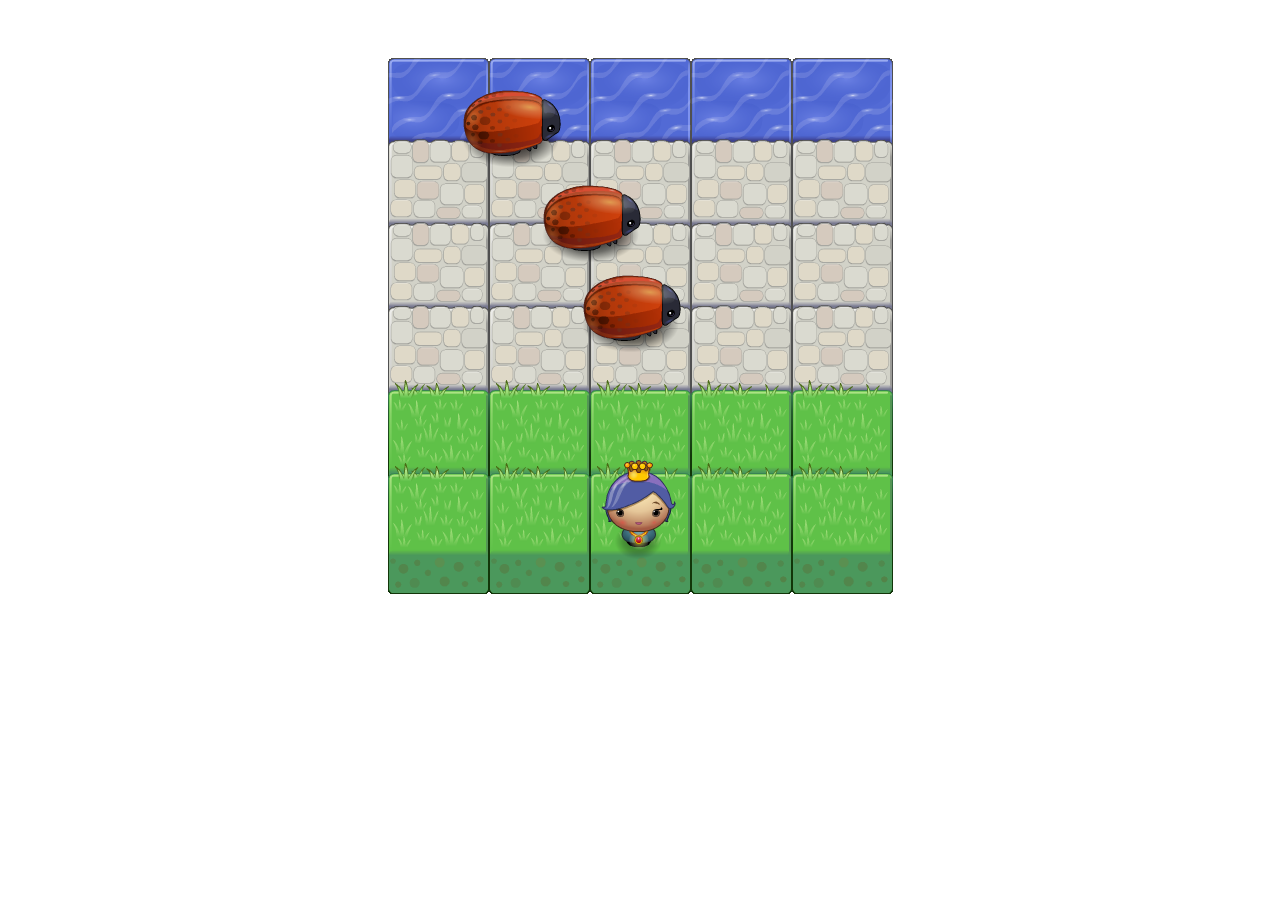
<file: P5/319154_mz42h/MyGameProject/index.html>
<!DOCTYPE html>
<html>
<head>
    <meta charset="UTF-8">
    <title>Effective JavaScript: Frogger</title>
    <link rel="stylesheet" href="css/style.css">
</head>
<body>
    <script src="js/resources.js"></script>
    <script src="js/app.js"></script>
    <script src="js/engine.js"></script>
</body>
</html>
</file>
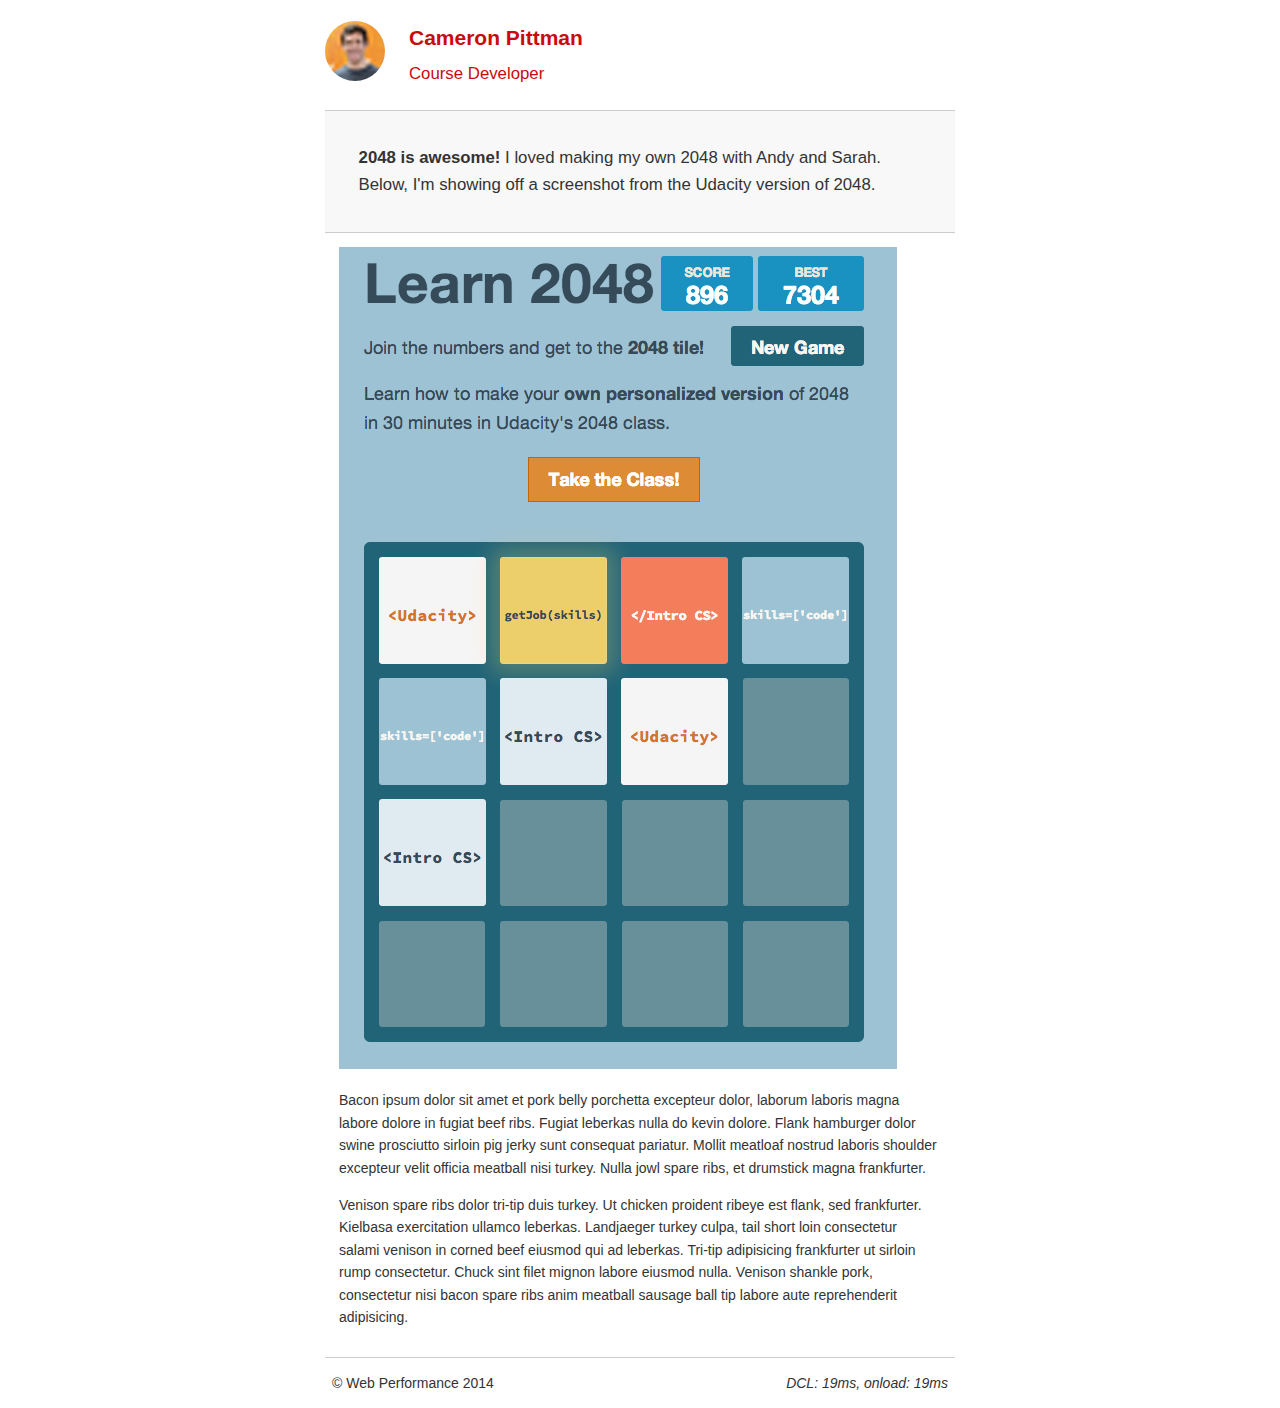
<file: P6/285070_w761t/frontend-nanodegree-mobile-portfolio-master/project-2048.html>
<!DOCTYPE html>
<html lang="en">
  <head>
    <meta charset="utf-8">
    <meta name="viewport" content="width=device-width, initial-scale=1">
    <meta name="description" content=" FILL ME IN ">
    <meta name="author" content=" FILL ME IN ">
    <title>Cameron Pittman: Portfolio</title>

    <!-- Hmm, what is the impact of web fonts on speed? Measure it... -->
    <!-- <link href="//fonts.googleapis.com/css?family=Open+Sans:400,700" rel="stylesheet"> -->

    <link href="css/style.css" rel="stylesheet">
    <link href="css/print.css" rel="stylesheet">

    <script>
      (function(w,g){w['GoogleAnalyticsObject']=g;
      w[g]=w[g]||function(){(w[g].q=w[g].q||[]).push(arguments)};w[g].l=1*new Date();})(window,'ga');

      // Optional TODO: replace with your Google Analytics profile ID.
      ga('create', 'UA-XXXX-Y');
      ga('send', 'pageview');
    </script>
    <script src="//www.google-analytics.com/analytics.js"></script>
    <script src="js/perfmatters.js"></script>
  </head>

  <body>
    <header>
      <a href="/"><img src="img/profilepic.jpg"></a>
      <p>Cameron Pittman<br><span>Course Developer</span></p>
    </header>

    <div class="container">
      <div class="hero">
        <strong>2048 is awesome!</strong> I loved making my own 2048 with Andy and Sarah. Below, I'm showing off a screenshot from the Udacity version of 2048.
      </div>

      <div class="content">

        <img class="img-responsive" src="img/2048.png">

        <p>Bacon ipsum dolor sit amet et pork belly porchetta excepteur dolor, laborum laboris magna labore dolore in fugiat beef ribs. Fugiat leberkas nulla do kevin dolore. Flank hamburger dolor swine prosciutto sirloin pig jerky sunt consequat pariatur. Mollit meatloaf nostrud laboris shoulder excepteur velit officia meatball nisi turkey. Nulla jowl spare ribs, et drumstick magna frankfurter.</p>

        <p>Venison spare ribs dolor tri-tip duis turkey. Ut chicken proident ribeye est flank, sed frankfurter. Kielbasa exercitation ullamco leberkas. Landjaeger turkey culpa, tail short loin consectetur salami venison in corned beef eiusmod qui ad leberkas. Tri-tip adipisicing frankfurter ut sirloin rump consectetur. Chuck sint filet mignon labore eiusmod nulla. Venison shankle pork, consectetur nisi bacon spare ribs anim meatball sausage ball tip labore aute reprehenderit adipisicing.</p>

    </div>

    <footer>
      <p>&copy; Web Performance 2014 <span id="crp-stats"></span></p>
    </footer>
  </body>
</html>
</file>
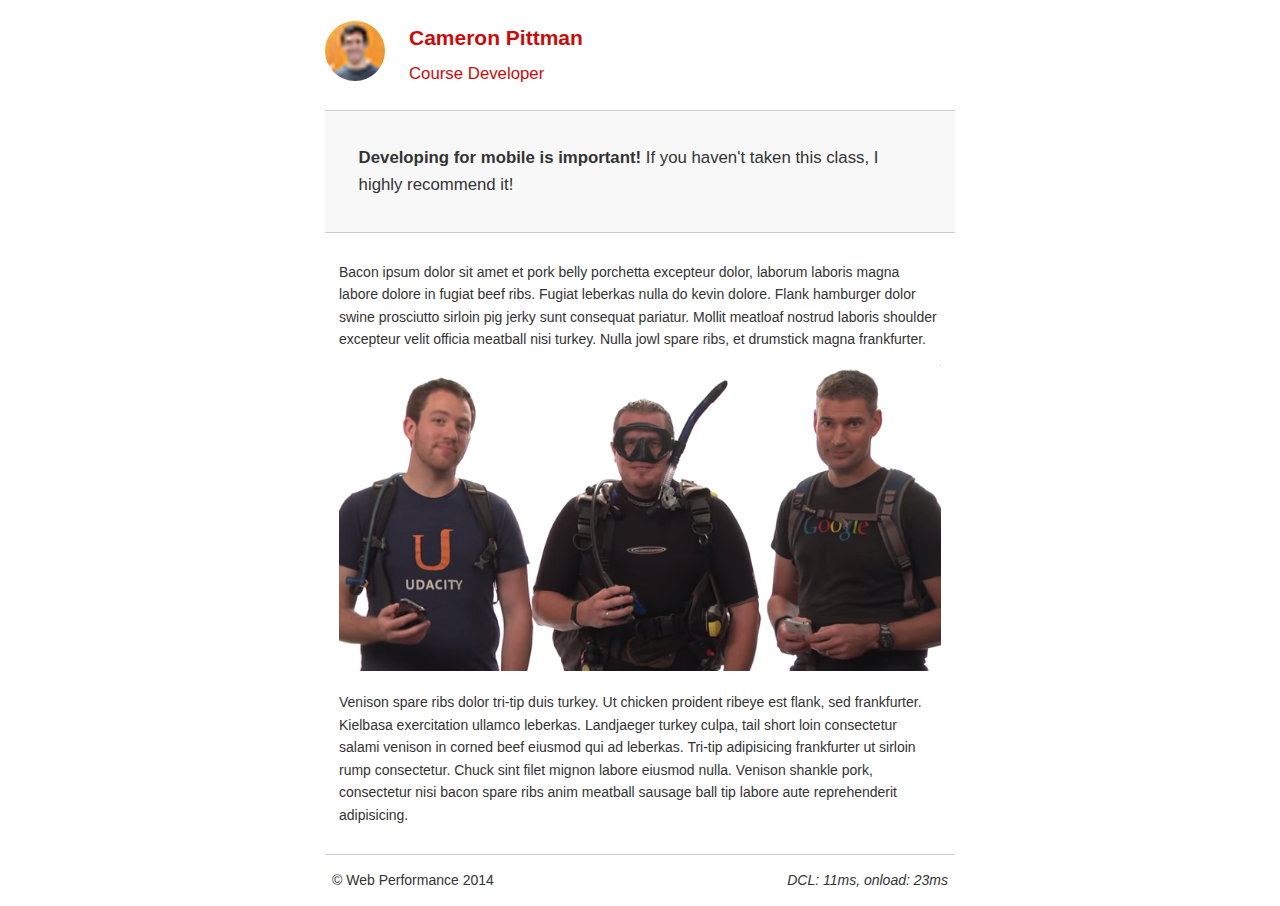
<file: P6/285070_w761t/frontend-nanodegree-mobile-portfolio-master/project-mobile.html>
<!DOCTYPE html>
<html lang="en">
  <head>
    <meta charset="utf-8">
    <meta name="viewport" content="width=device-width, initial-scale=1">
    <meta name="description" content=" FILL ME IN ">
    <meta name="author" content=" FILL ME IN ">
    <title>Cameron Pitman: Portfolio</title>

    <!-- Hmm, what is the impact of web fonts on speed? Measure it... -->
    <!-- <link href="//fonts.googleapis.com/css?family=Open+Sans:400,700" rel="stylesheet"> -->

    <link href="css/style.css" rel="stylesheet">
    <link href="css/print.css" rel="stylesheet">

    <script>
      (function(w,g){w['GoogleAnalyticsObject']=g;
      w[g]=w[g]||function(){(w[g].q=w[g].q||[]).push(arguments)};w[g].l=1*new Date();})(window,'ga');

      // Optional TODO: replace with your Google Analytics profile ID.
      ga('create', 'UA-XXXX-Y');
      ga('send', 'pageview');
    </script>
    <script src="http://www.google-analytics.com/analytics.js"></script>
    <script async src="js/perfmatters.js"></script>
  </head>

  <body>
    <header>
      <a href="/"><img src="img/profilepic.jpg"></a>
      <p>Cameron Pittman<br><span>Course Developer</span></p>
    </header>

    <div class="container">
      <div class="hero">
        <strong>Developing for mobile is important!</strong> If you haven't taken this class, I highly recommend it!
      </div>

      <div class="content">

        <p>Bacon ipsum dolor sit amet et pork belly porchetta excepteur dolor, laborum laboris magna labore dolore in fugiat beef ribs. Fugiat leberkas nulla do kevin dolore. Flank hamburger dolor swine prosciutto sirloin pig jerky sunt consequat pariatur. Mollit meatloaf nostrud laboris shoulder excepteur velit officia meatball nisi turkey. Nulla jowl spare ribs, et drumstick magna frankfurter.</p>

        <img src="img/mobilewebdev.jpg">

        <p>Venison spare ribs dolor tri-tip duis turkey. Ut chicken proident ribeye est flank, sed frankfurter. Kielbasa exercitation ullamco leberkas. Landjaeger turkey culpa, tail short loin consectetur salami venison in corned beef eiusmod qui ad leberkas. Tri-tip adipisicing frankfurter ut sirloin rump consectetur. Chuck sint filet mignon labore eiusmod nulla. Venison shankle pork, consectetur nisi bacon spare ribs anim meatball sausage ball tip labore aute reprehenderit adipisicing.</p>

    </div>

    <footer>
      <p>&copy; Web Performance 2014 <span id="crp-stats"></span></p>
    </footer>
  </body>
</html>
</file>
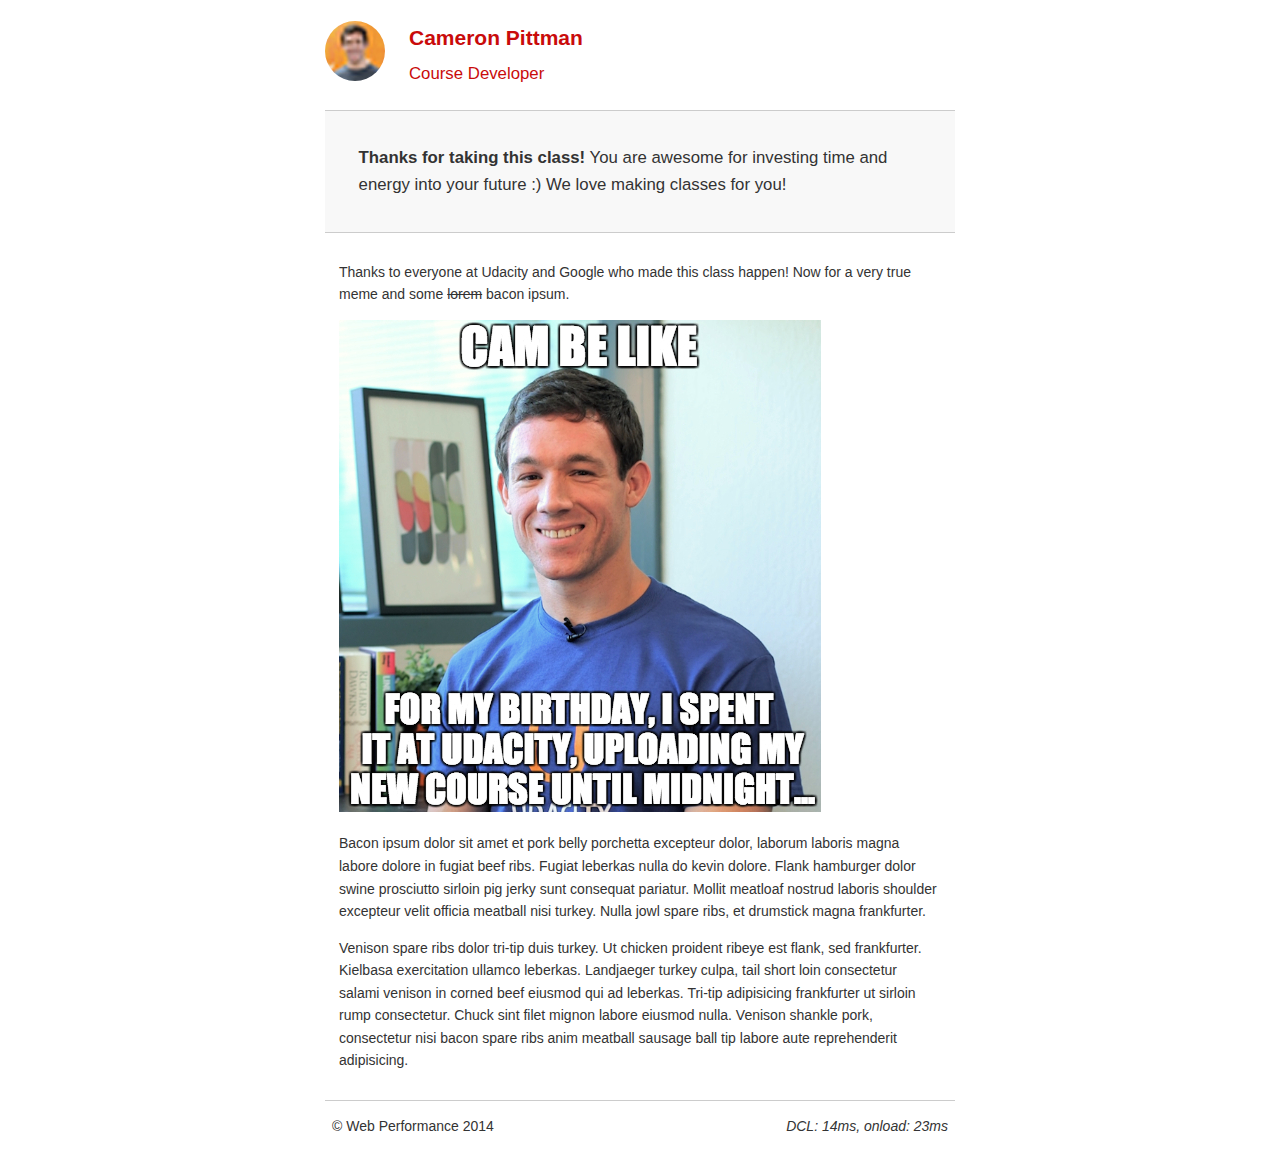
<file: P6/285070_w761t/frontend-nanodegree-mobile-portfolio-master/project-webperf.html>
<!DOCTYPE html>
<html lang="en">
  <head>
    <meta charset="utf-8">
    <meta name="viewport" content="width=device-width, initial-scale=1">
    <meta name="description" content=" FILL ME IN ">
    <meta name="author" content=" FILL ME IN ">
    <title>Cameron Pittman: Portfolio</title>

    <!-- Hmm, what is the impact of web fonts on speed? Measure it... -->
    <!-- <link href="//fonts.googleapis.com/css?family=Open+Sans:400,700" rel="stylesheet"> -->

    <link href="css/style.css" rel="stylesheet">
    <link href="css/print.css" rel="stylesheet">

    <script>
      (function(w,g){w['GoogleAnalyticsObject']=g;
      w[g]=w[g]||function(){(w[g].q=w[g].q||[]).push(arguments)};w[g].l=1*new Date();})(window,'ga');

      // Optional TODO: replace with your Google Analytics profile ID.
      ga('create', 'UA-XXXX-Y');
      ga('send', 'pageview');
    </script>
    <script src="http://www.google-analytics.com/analytics.js"></script>
    <script async src="js/perfmatters.js"></script>
  </head>

  <body>
    <header>
      <a href="/"><img src="img/profilepic.jpg"></a>
      <p>Cameron Pittman<br><span>Course Developer</span></p>
    </header>

    <div class="container">
      <div class="hero">
        <strong>Thanks for taking this class!</strong> You are awesome for investing time and energy into your future :) We love making classes for you!
      </div>

      <div class="content">

        <p>Thanks to everyone at Udacity and Google who made this class happen! Now for a very true meme and some <strike>lorem</strike> bacon ipsum.</p>

        <img src="img/cam_be_like.jpg">

        <p>Bacon ipsum dolor sit amet et pork belly porchetta excepteur dolor, laborum laboris magna labore dolore in fugiat beef ribs. Fugiat leberkas nulla do kevin dolore. Flank hamburger dolor swine prosciutto sirloin pig jerky sunt consequat pariatur. Mollit meatloaf nostrud laboris shoulder excepteur velit officia meatball nisi turkey. Nulla jowl spare ribs, et drumstick magna frankfurter.</p>

        <p>Venison spare ribs dolor tri-tip duis turkey. Ut chicken proident ribeye est flank, sed frankfurter. Kielbasa exercitation ullamco leberkas. Landjaeger turkey culpa, tail short loin consectetur salami venison in corned beef eiusmod qui ad leberkas. Tri-tip adipisicing frankfurter ut sirloin rump consectetur. Chuck sint filet mignon labore eiusmod nulla. Venison shankle pork, consectetur nisi bacon spare ribs anim meatball sausage ball tip labore aute reprehenderit adipisicing.</p>

    </div>

    <footer>
      <p>&copy; Web Performance 2014 <span id="crp-stats"></span></p>
    </footer>
  </body>
</html>
</file>
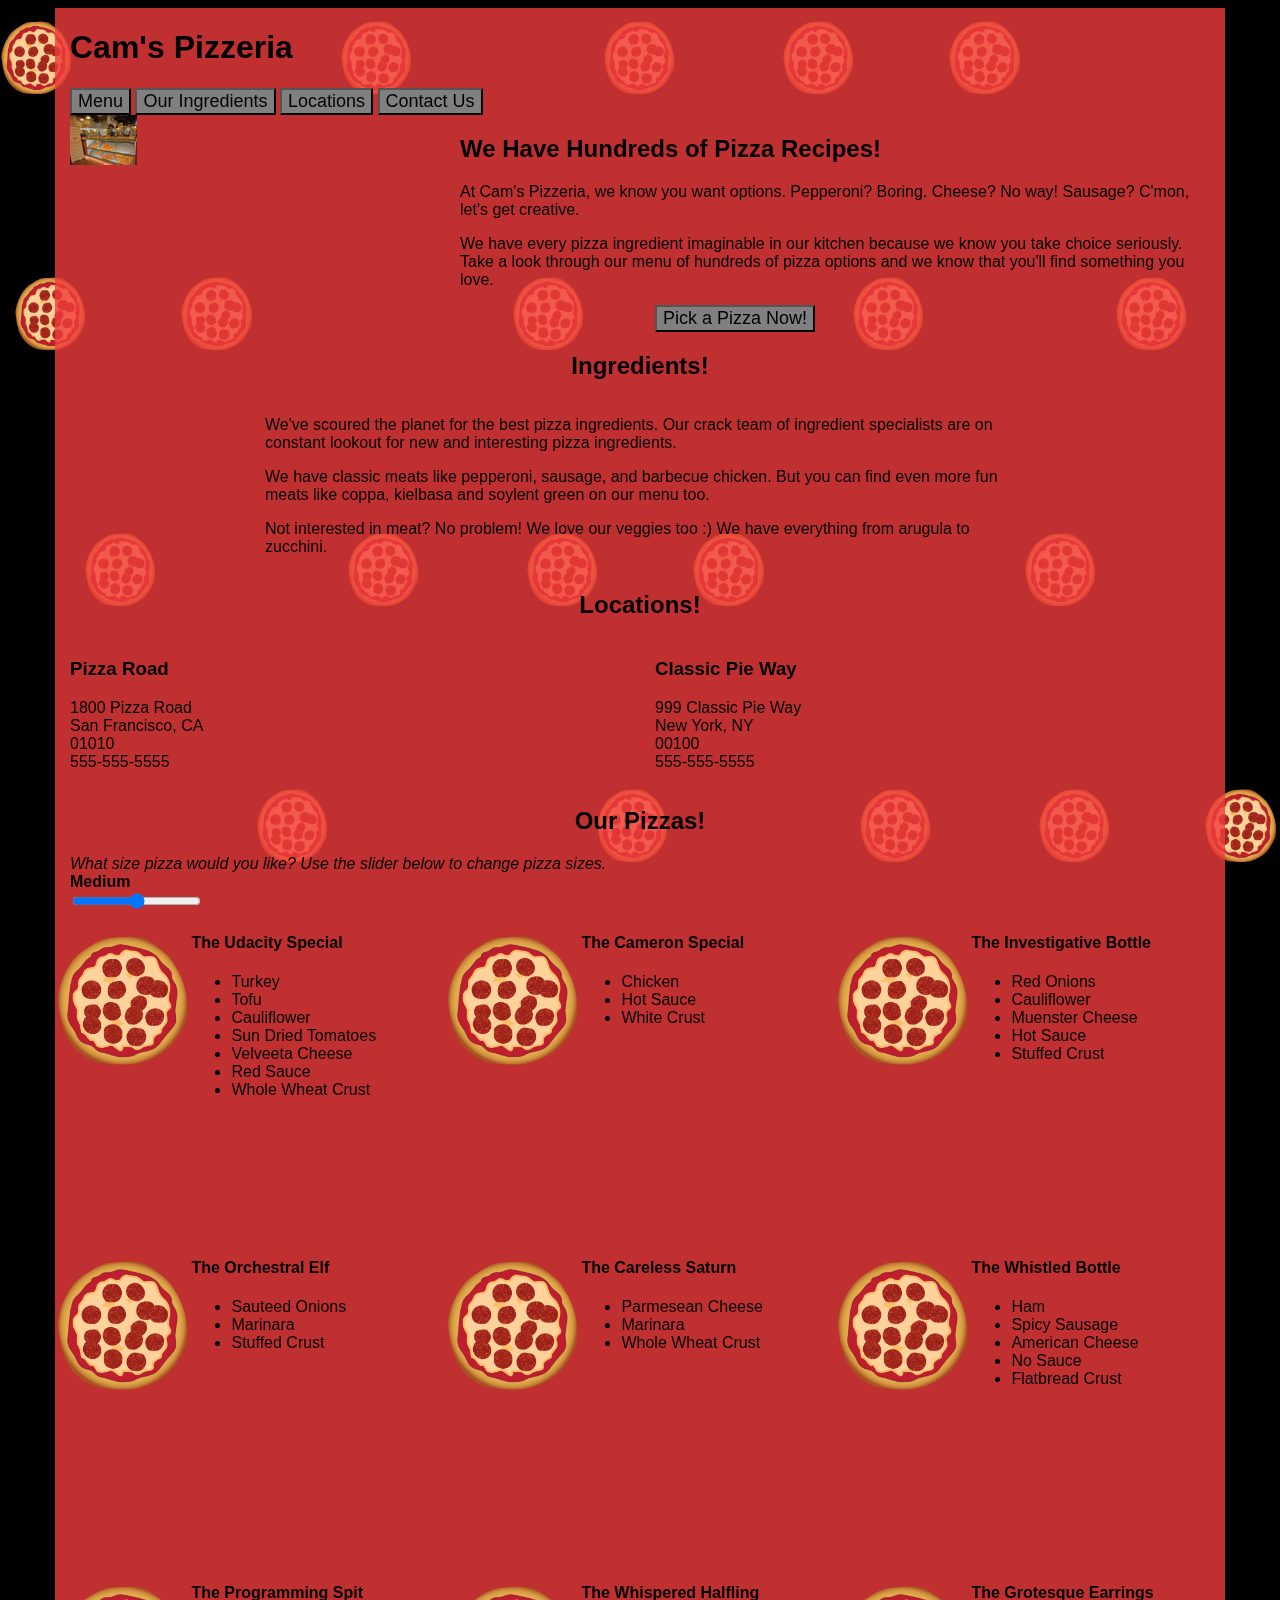
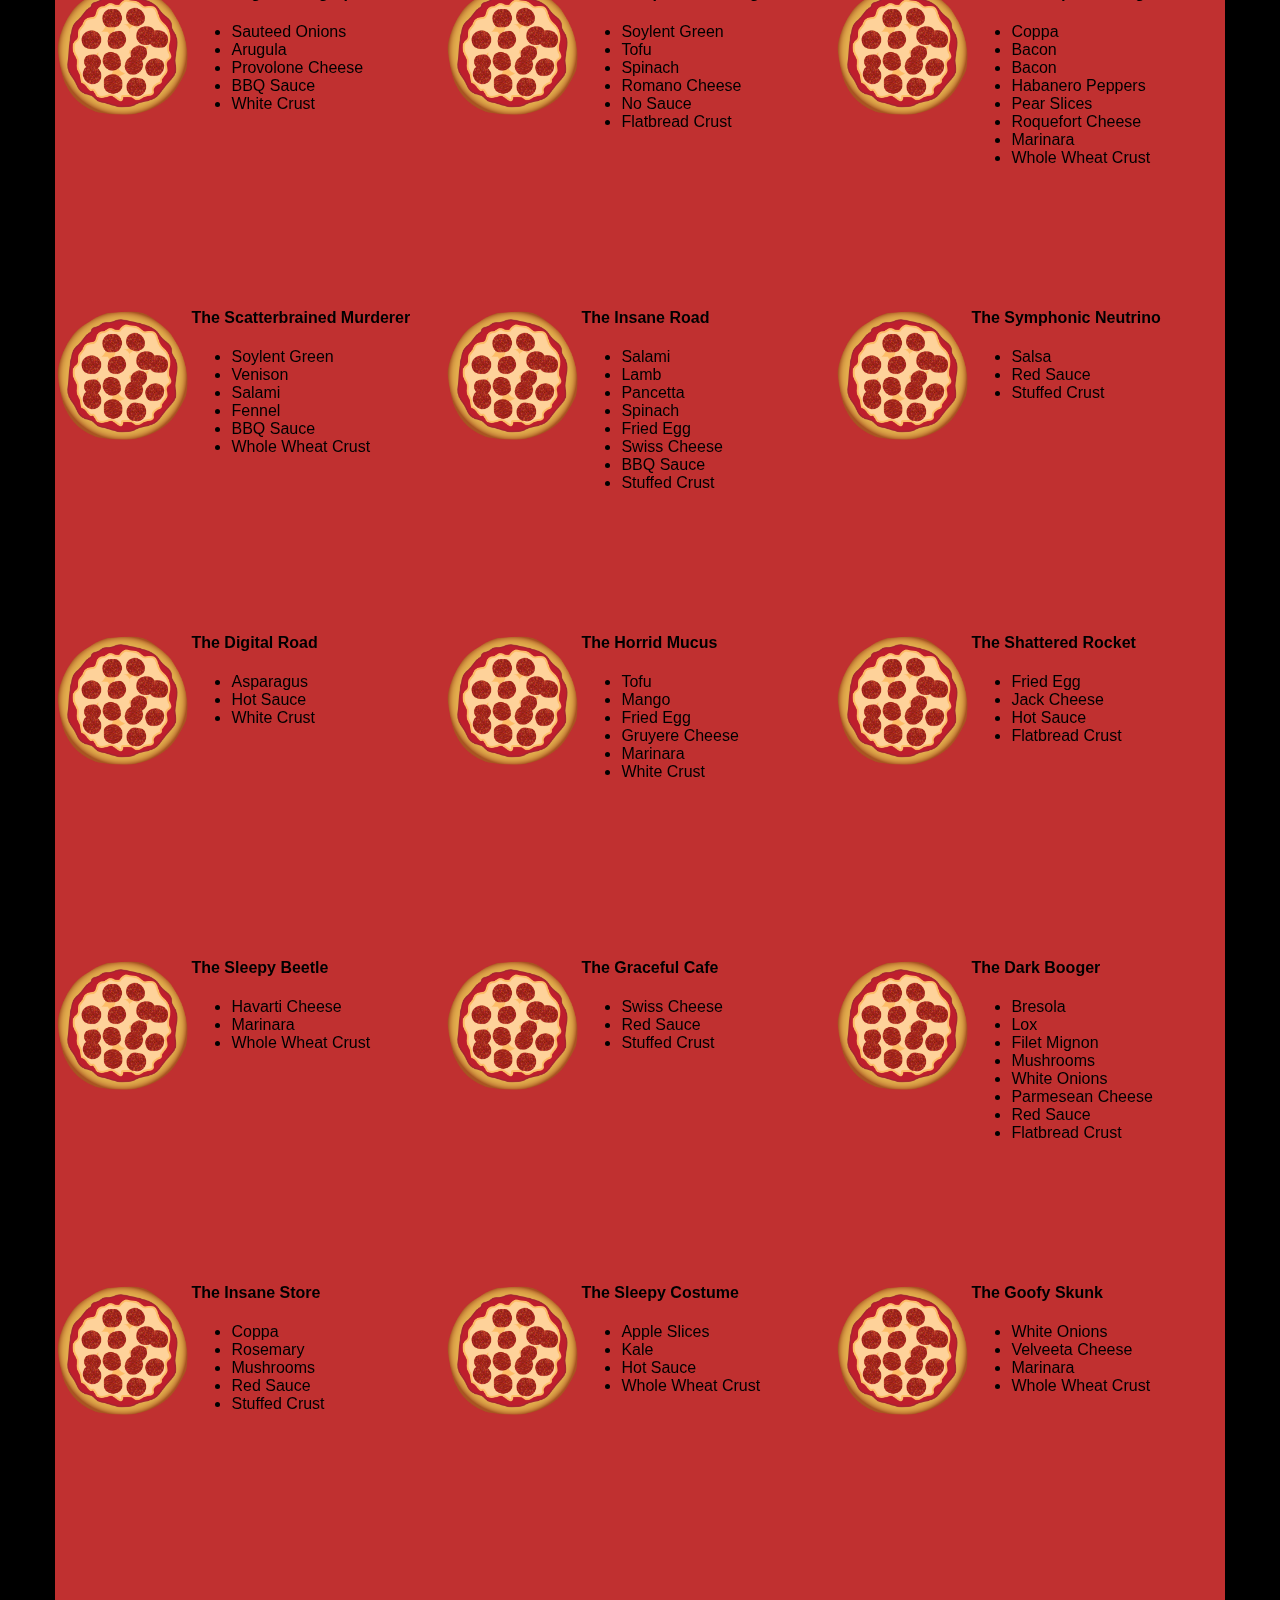
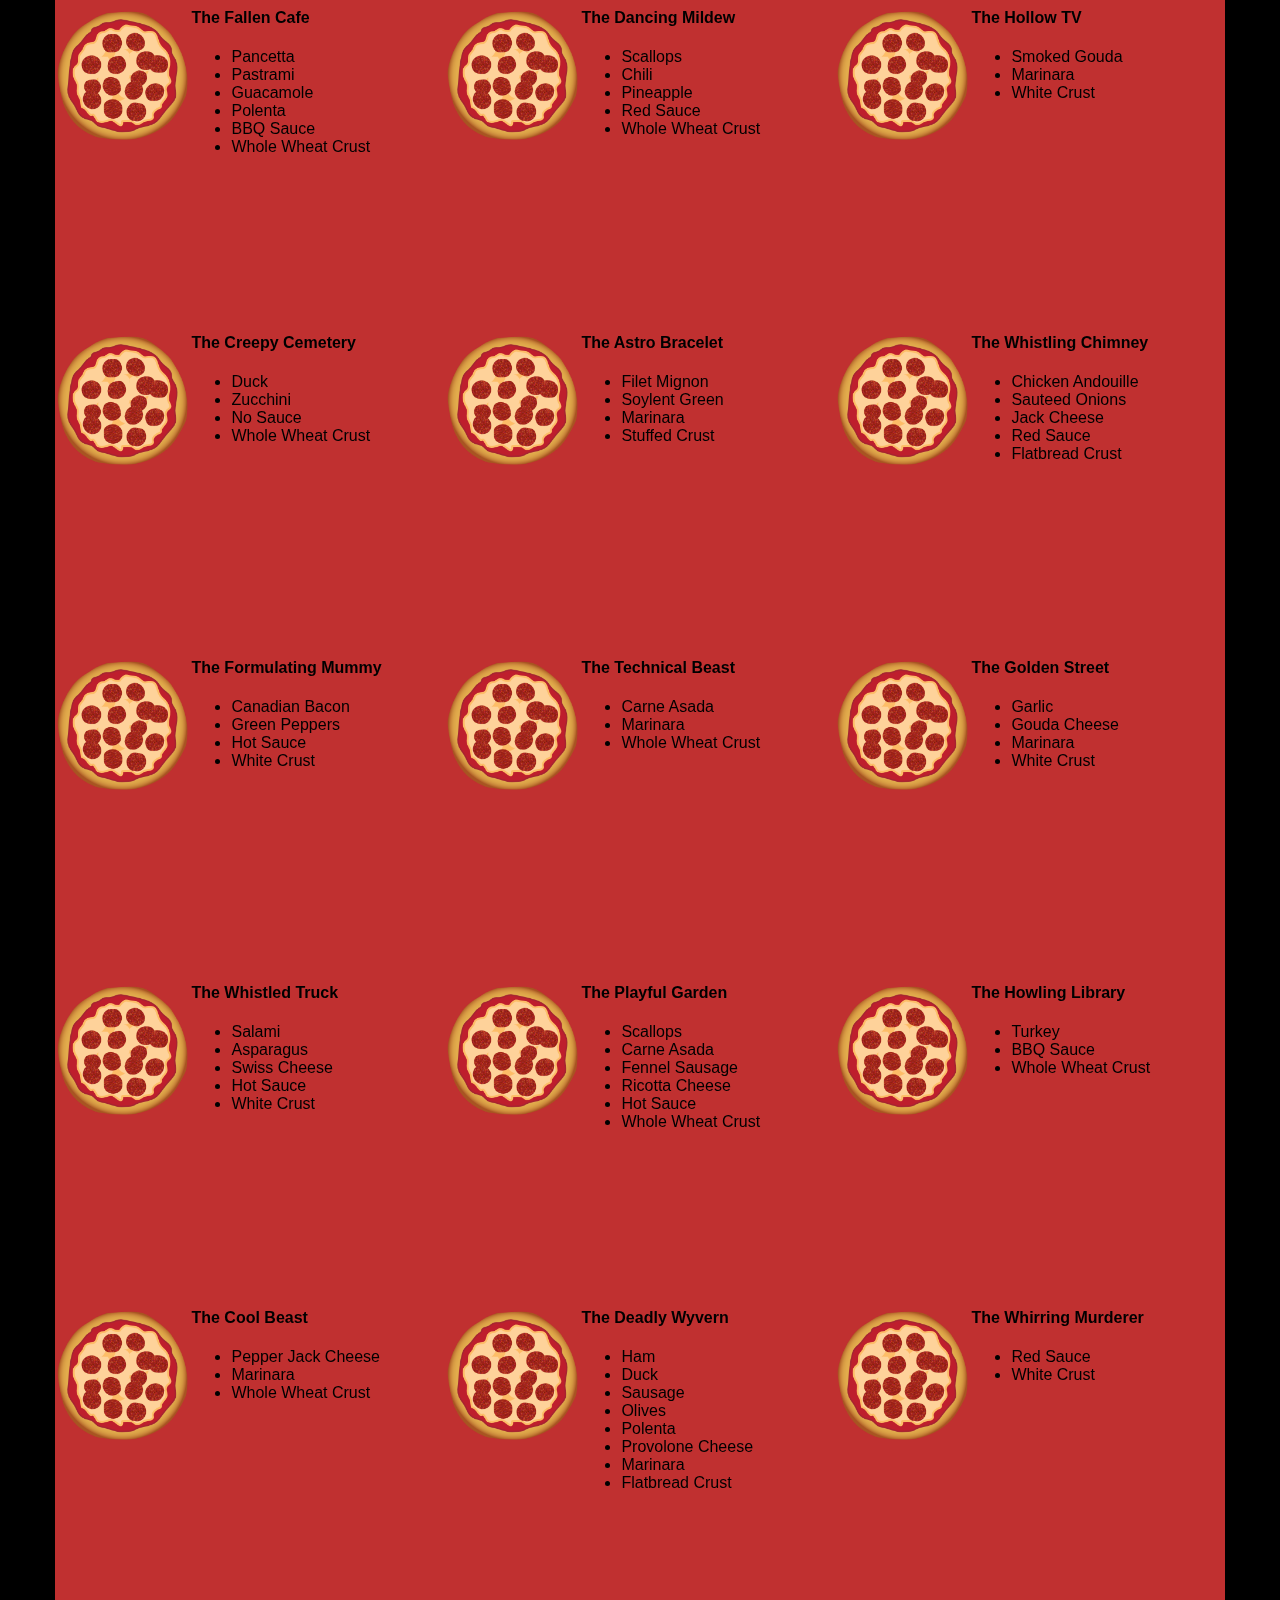
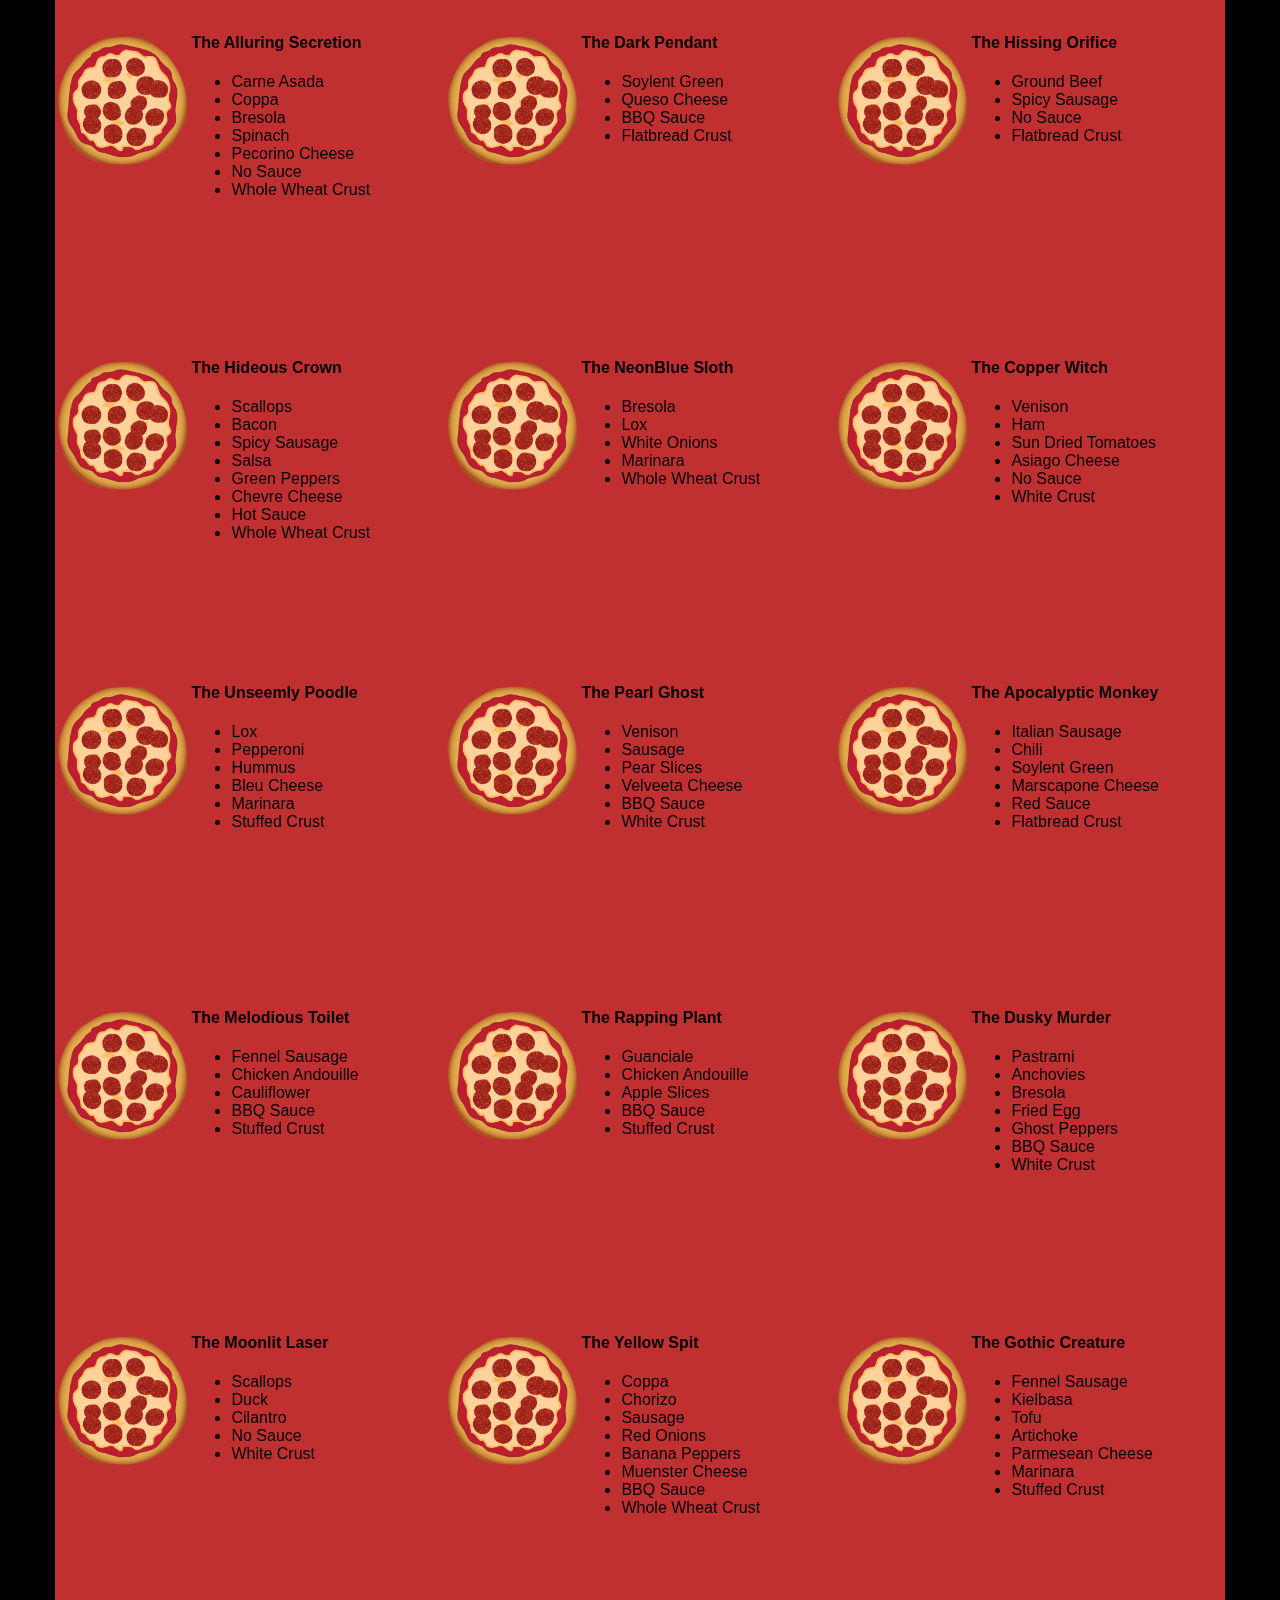
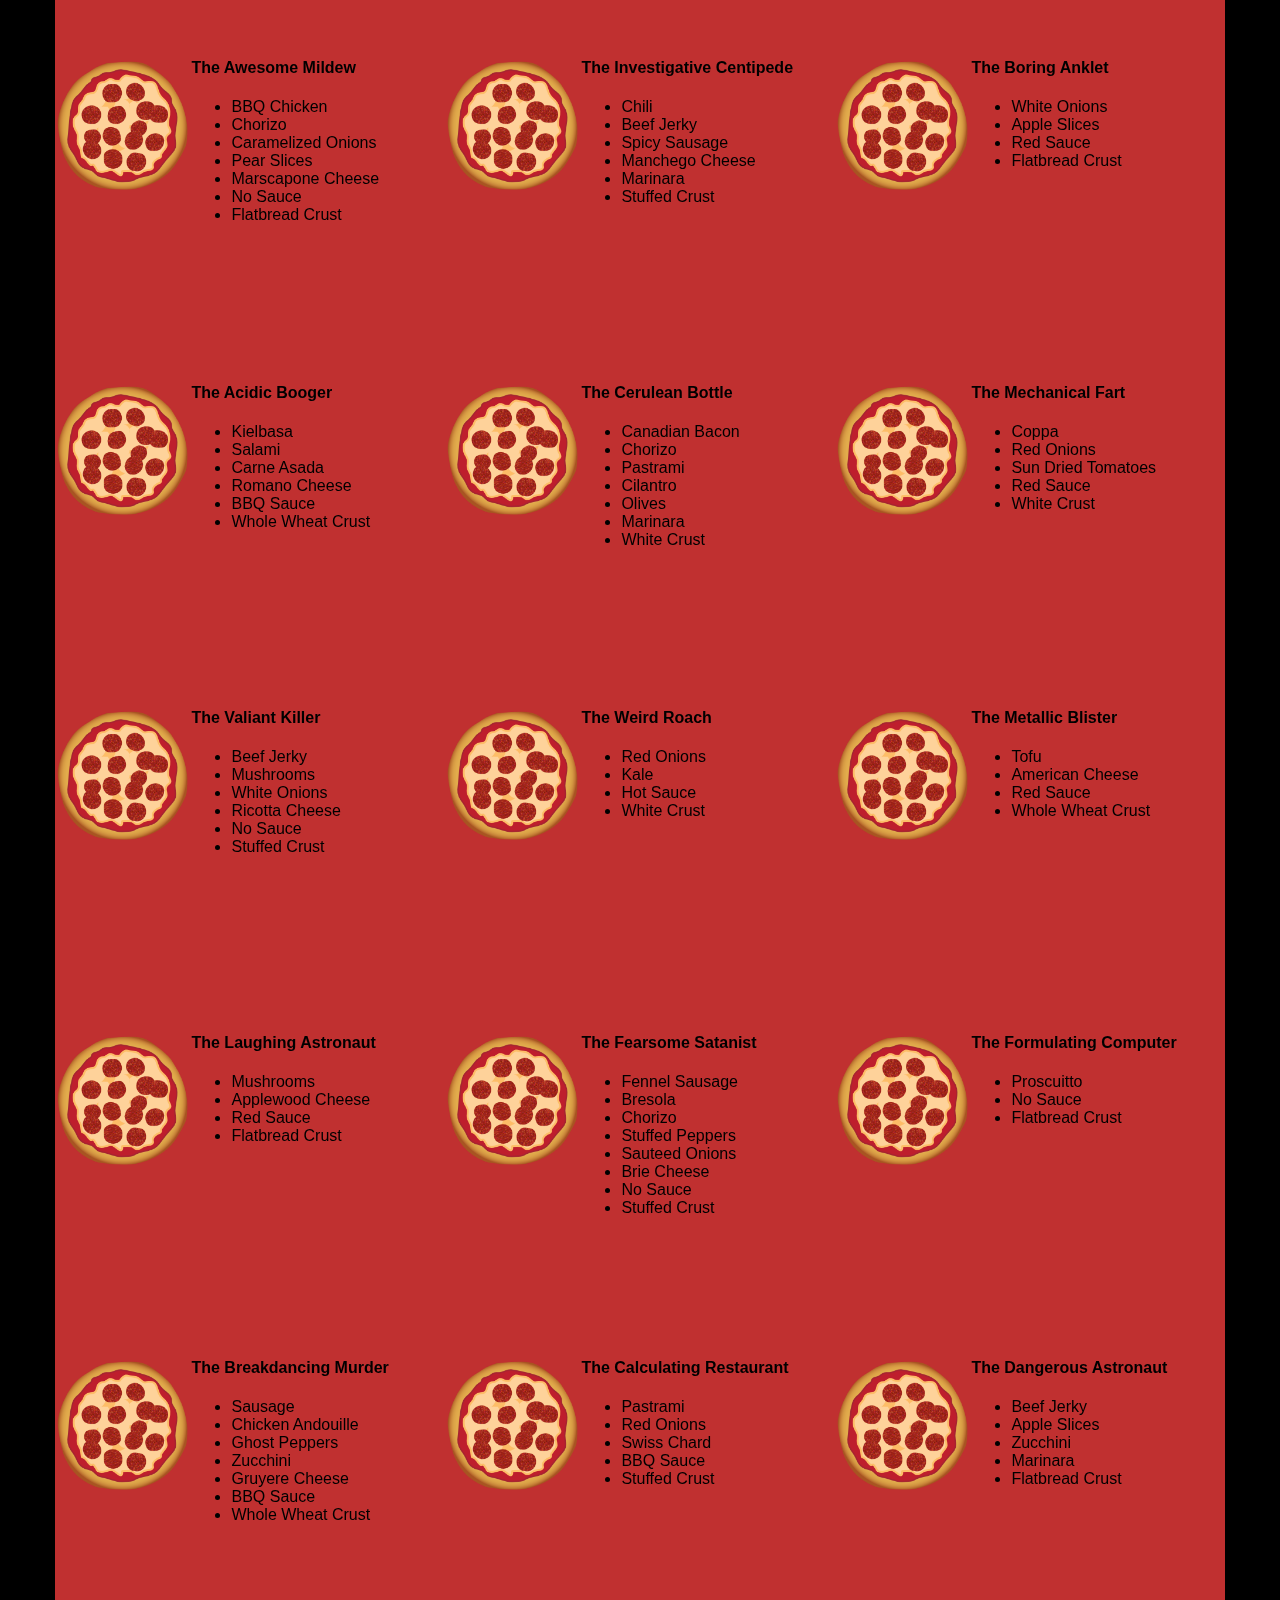
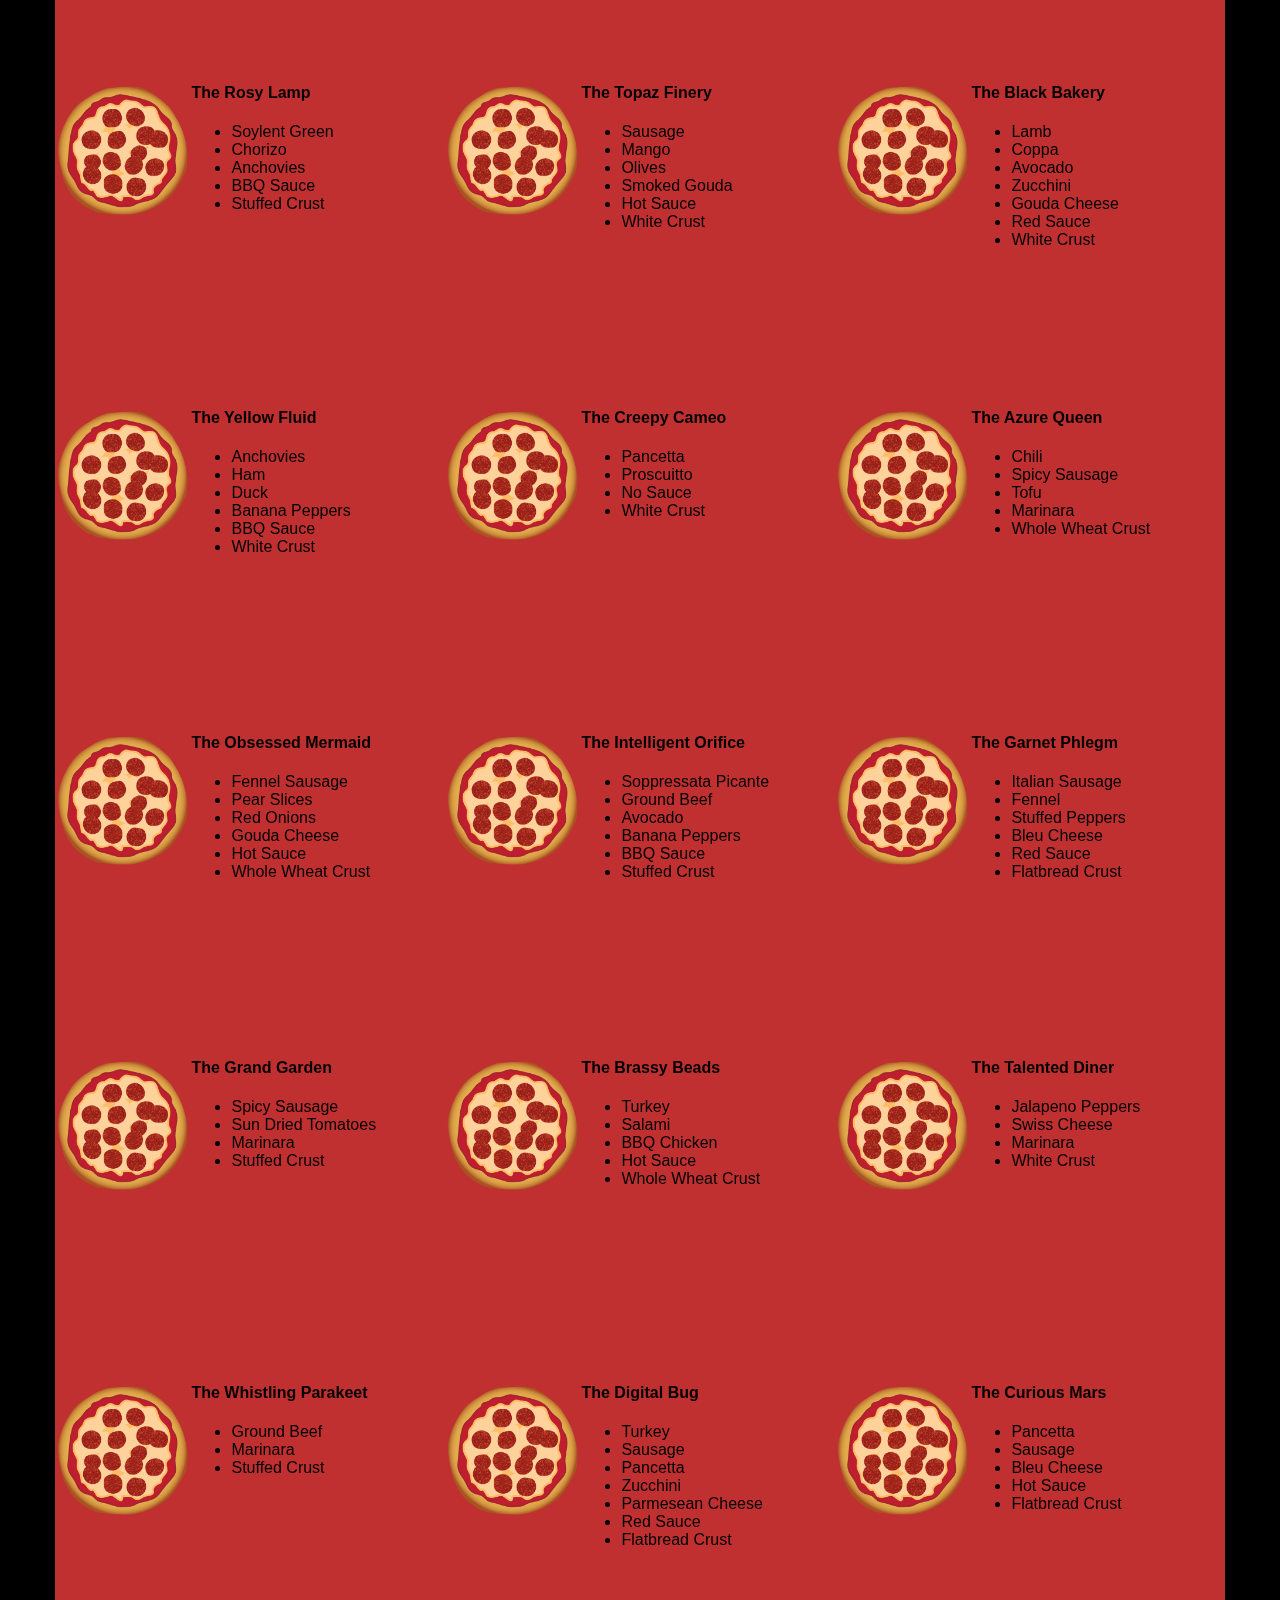
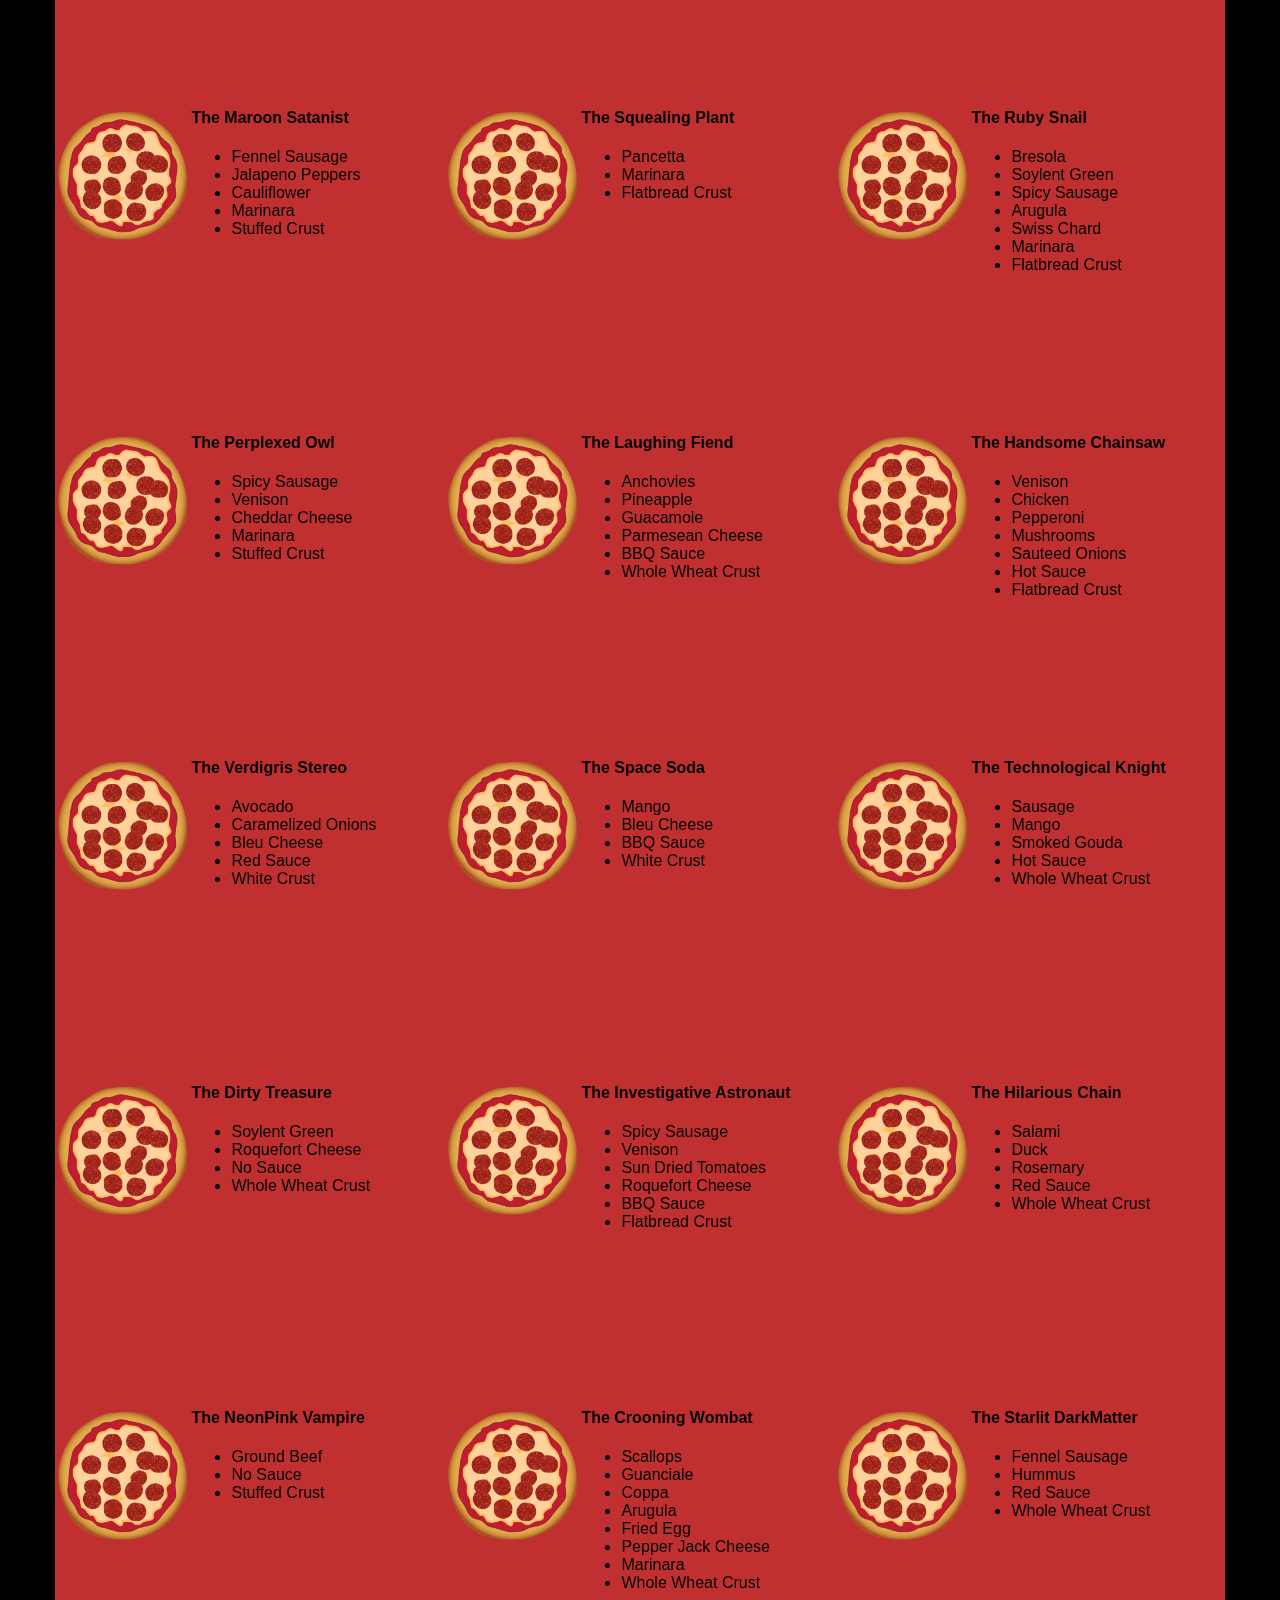
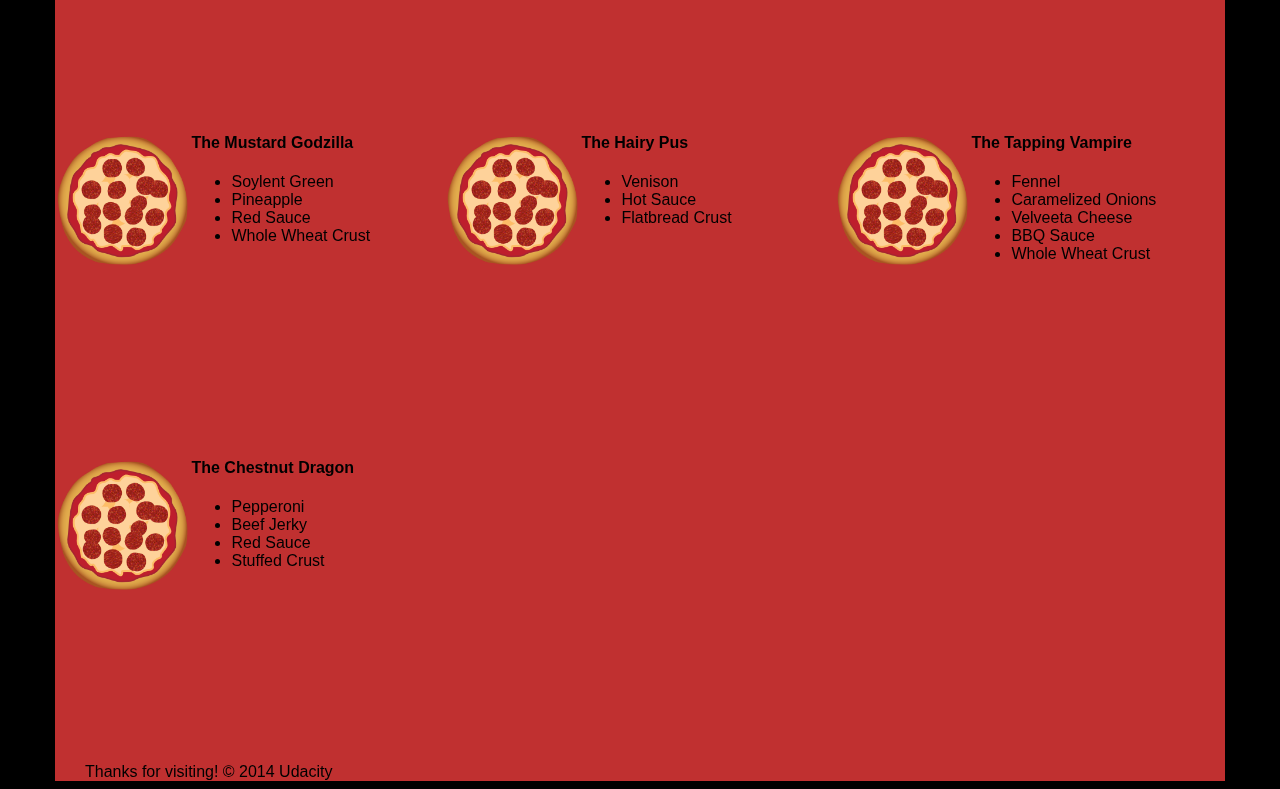
<file: P6/285070_w761t/frontend-nanodegree-mobile-portfolio-master/views/pizza.html>
<!DOCTYPE HTML>
<html>
<head>
  <link rel="stylesheet" href="css/style.css">
  <link rel="stylesheet" href="css/bootstrap-grid.css">
</head>

<body>
  <div class="container">
    <div id="header" class="row">
      <div class="col-md-6">
        <div class="row">
          <div class="col-md-12">
            <h1>Cam's Pizzeria</h1>
            <div class="row">
              <div id="menu" class="col-md-12">
                <form action="#randomPizzas">
                  <input type="submit" value="Menu">
                </form>
                <form action="#ingredients">
                  <input type="submit" value="Our Ingredients">
                </form>
                <form action="#locations">
                  <input type="submit" value="Locations">
                </form>
                <form action="#" onsubmit="alert('Thanks for clicking! This button doesn\'t do anything because this is a fake pizzeria :\)')">
                  <input type="submit" value="Contact Us">
                </form>
              </div>
            </div>
          </div>
        </div>
      </div>
      <div id="movingPizzas1" class="col-md-6">
      </div>
    </div>
    <div id="callToAction" class="row">
      <div class="col-md-4">
        <img src="images/pizzeria.jpg" class="img-responsive"> <!-- Image credit to: http://commons.wikimedia.org/wiki/File:HK_TST_night_%E5%98%89%E8%98%AD%E9%81%93_Granville_Road_restaurant_Paisano's_Pizzeria_pizza_Dec-2013.JPG -->
      </div>
      <div class="col-md-8">
        <div class="row">
          <div class="col-md-12">
            <h2>We Have Hundreds of Pizza Recipes!</h2>
            <p>At Cam's Pizzeria, we know you want options. Pepperoni? Boring. Cheese? No way! Sausage? C'mon, let's get creative.</p>

            <p>We have every pizza ingredient imaginable in our kitchen because we know you take choice seriously. Take a look through our menu of hundreds of pizza options and we know that you'll find something you love.</p>
          </div>
        </div>
        <div class="row">
          <div class="col-md-6 col-md-push-3">
            <form action="#randomPizzas">
              <input type="submit" value="Pick a Pizza Now!">
            </form>
          </div>
        </div>
      </div>
    </div>
    <div id="ingredients" class="row">
      <div class="col-md-8 col-md-push-2">
        <div class="row">
          <div class="col-md-12 centered">
            <h2>Ingredients!</h2>
          </div>
        </div>
        <div class="row">
          <div class="col-md-12">
            <p>We've scoured the planet for the best pizza ingredients. Our crack team of ingredient specialists are on constant lookout for new and interesting pizza ingredients.</p>

            <p>We have classic meats like pepperoni, sausage, and barbecue chicken. But you can find even more fun meats like coppa, kielbasa and soylent green on our menu too.</p>

            <p>Not interested in meat? No problem! We love our veggies too :) We have everything from arugula to zucchini.</p>
          </div>
        </div>
      </div>
    </div>
    <div id="locations" class="row">
      <div class="col-md-12">
        <h2 style="text-align: center">Locations!</h2>
        <div class="row">
          <div class="col-md-6">
            <h3>Pizza Road</h3>
            <p>1800 Pizza Road<br>San Francisco, CA<br>01010<br>555-555-5555</p>
          </div>
          <div class="col-md-6">
            <h3>Classic Pie Way</h3>
            <p>999 Classic Pie Way<br>New York, NY<br>00100<br>555-555-5555</p>
          </div>
        </div>
      </div>
    </div>
    <div id="pizzaGenerator" class="row">
      <div class="col-md-12">
        <h2 style="text-align: center">Our Pizzas!</h2>
        <div class="row">
          <div class="col-md-12">
            <em>What size pizza would you like? Use the slider below to change pizza sizes.</em>
          </div>
          <div id="pizzaSize" class="col-md-6">Medium</div>
          <div class="col-md-12">
            <input id="sizeSlider" type="range" min="1" max="3" value="2" step="1" onchange="resizePizzas(this.value)"/>
          </div>
        </div>
        <div id="randomPizzas" class="row">
          <div id="pizza0" class="randomPizzaContainer" style="width:33.33%; height: 325px;">
            <div style="width:35%">
              <img src="images/pizza.png" class="img-responsive">
            </div>
            <div style="width:65%">
              <h4>The Udacity Special</h4>
              <ul>
                <li>Turkey</li>
                <li>Tofu</li>
                <li>Cauliflower</li>
                <li>Sun Dried Tomatoes</li>
                <li>Velveeta Cheese</li>
                <li>Red Sauce</li>
                <li>Whole Wheat Crust</li>
              </ul>
            </div>
          </div>
          <div id="pizza1" class="randomPizzaContainer" style="width:33.33%; height: 325px;">
            <div style="width:35%">
              <img src="images/pizza.png" class="img-responsive">
            </div>
            <div style="width:65%">
              <h4>The Cameron Special</h4>
              <ul>
                <li>Chicken</li>
                <li>Hot Sauce</li>
                <li>White Crust</li>
              </ul>
            </div>
          </div>
        </div>
      </div>
    </div>
    <div id="footer" class="col-md-12">Thanks for visiting! &copy; 2014 Udacity</div>
  </div>
  <script type="text/javascript" src="js/main.js"></script>
</body>

</html>
</html>
</file>
<file: P5/319154_mz42h/MyGameProject/css/style.css>
body {
    text-align: center;
}
</file>
<file: P6/285070_w761t/frontend-nanodegree-mobile-portfolio-master/css/style.css>
html {
  font-size: 100%;
  overflow-y: scroll;
  -webkit-tap-highlight-color: rgba(0,0,0,0);
  -ms-text-size-adjust: 100%;
  -webkit-text-size-adjust: none;
}
body { margin: 0; font-size: 14px; line-height: 1.61; font-weight: 400; }
body, button, input, select, textarea { font-family: 'Open Sans', sans-serif; color: #333; }

a { color: #12C; }
a:visited { color: #61C; }
a:focus { outline: thin dotted; }
a:hover, a:active { color: #c00; outline: 0; }

b, strong { font-weight: bold; }
pre, code { font-family: monospace, monospace; font-size: 1em; }
ul, ol { margin: 1em 0; padding: 0 0 0 20px; }
img { border: 0; max-width: 100%; }

body { background: #fff; }
header, footer, .container { max-width: 45em; margin: 0 auto; }

header { padding: 0 0.5em; color: #C90B0B; }
header img { border-radius: 40px; float: left; }
header p { font-size:1.5em; font-weight: bold; padding-left: 4em;}
header p span { font-size: 0.8em; font-weight: normal;}

.hero { padding: 2em; background-color: #f8f8f8; font-size:1.2em;
  border-bottom: 1px solid #ccc;
  border-top: 1px solid #ccc;
}

.content { padding: 1em 1em; }
.content li { list-style-type: none; font-size: 1.1em;}
li img { float:left; padding-right: 1em; }
li p { font-size: 0.9em; font-style: italic; }

footer {
  padding: 0 0.5em;
  border-top: 1px solid #ccc;
}
footer span { float: right; font-style: italic; }

/* Smartphones (portrait) */
@media only screen and (max-width: 480px) {
  body { font-size: 12px;}
  header p { padding-left: 4.5em;}
}
</file>
<file: P6/285070_w761t/frontend-nanodegree-mobile-portfolio-master/css/print.css>
@media print {
  * { background: transparent !important; color: black !important; text-shadow: none !important; filter:none !important; -ms-filter: none !important; }
  a, a:visited { color: #444 !important; text-decoration: underline; }
  a[href]:after { content: " (" attr(href) ")"; }
  tr, img { page-break-inside: avoid; }
  img { max-width: 100% !important; }
  @page { margin: 0.5cm; }
  p, h2, h3 { orphans: 3; widows: 3; }
  h2, h3{ page-break-after: avoid; }
}
</file>
<file: P6/285070_w761t/frontend-nanodegree-mobile-portfolio-master/views/css/style.css>
/** {
  outline: 1px solid red !important;
}*/
* {
  -webkit-box-sizing: border-box;
  -moz-box-sizing: border-box;
  -box-sizing: border-box;
}

body {
  font-family: "Trebuchet MS", Helvetica, sans-serif;
  background: black;
}

input {
  background: grey;
  font-size: 18px;
}

form {
  display: inline-block;
}

.centered {
  text-align: center;
}

#pizzaSize {
  font-weight: 800;
}

.mover {
  position: fixed;
  width: 256px;
  z-index: -1;
  backface-visibility: hidden;/*��ÿ��pizza���ڸ��Զ���ͼ����,��С�������*/
  /*transform: translateZ(0);*/
}

.randomPizzaContainer {
  float: left;
  display: flex;
}

.randomPizzaContainer:after {
  content: "";
  display: table;
  clear:both;
}

 .container {
  background-color: rgba(240, 60, 60, 0.8);
}
</file>
